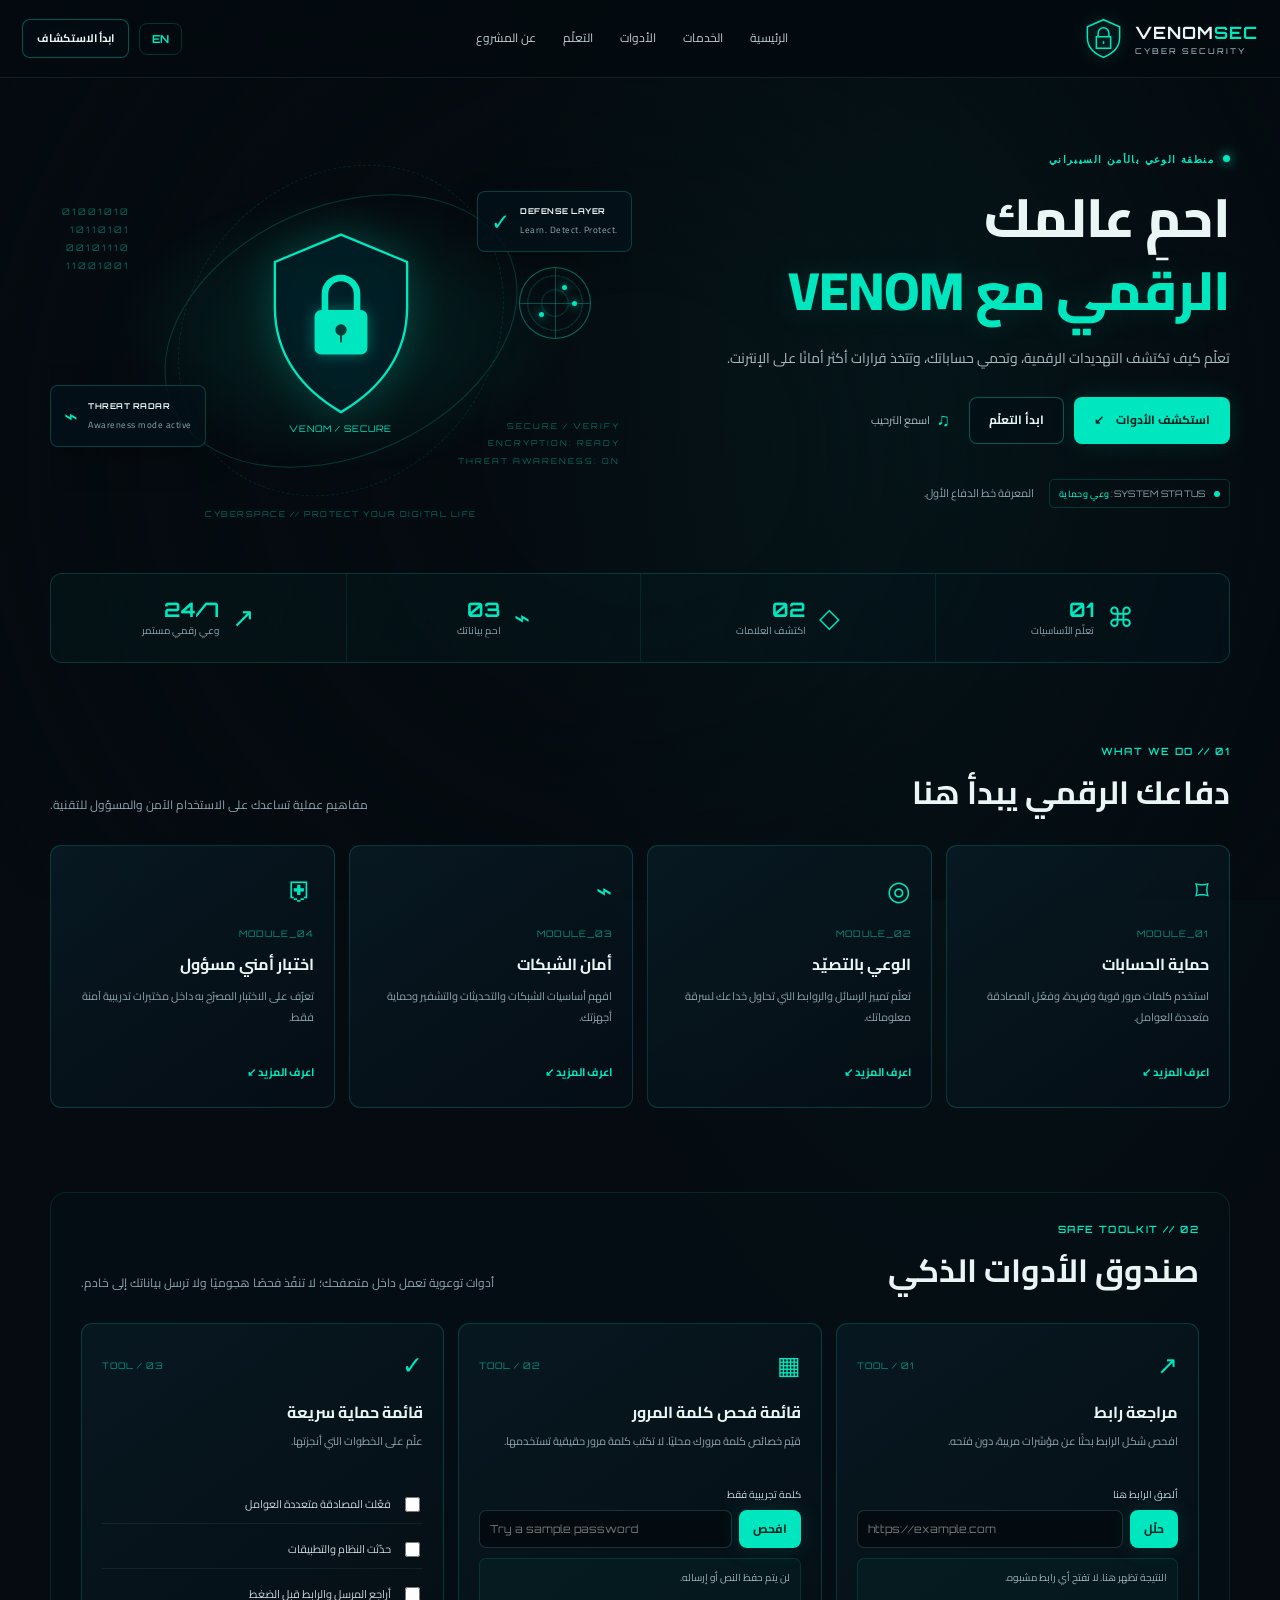
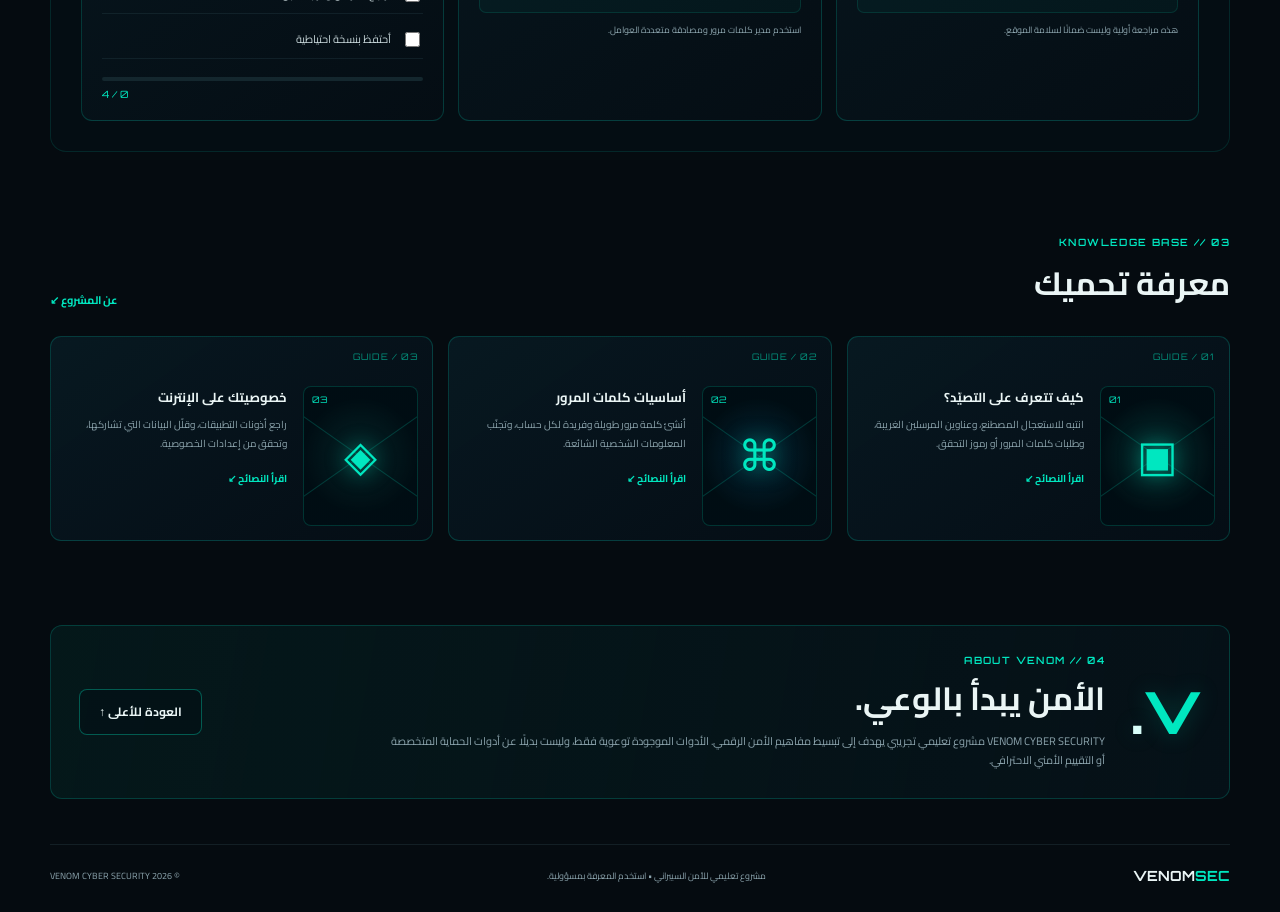
<file: index.html>
<!DOCTYPE html>
<html lang="ar" dir="rtl">
<head>
  <meta charset="UTF-8">
  <meta name="viewport" content="width=device-width, initial-scale=1.0">
  <meta name="theme-color" content="#050b10">
  <meta name="description" content="VENOM CYBER SECURITY — تعلم الأمن السيبراني، حماية الحسابات، والتوعية بالتهديدات الرقمية.">
  <title>VENOM | Cyber Security</title>
  <link rel="preconnect" href="https://fonts.googleapis.com">
  <link rel="preconnect" href="https://fonts.gstatic.com" crossorigin>
  <link href="https://fonts.googleapis.com/css2?family=Cairo:wght@400;500;600;700;800&family=Orbitron:wght@500;600;700;800&display=swap" rel="stylesheet">
  <link rel="stylesheet" href="style.css">
</head>
<body>
  <div class="grid-overlay" aria-hidden="true"></div>
  <header class="site-header">
    <a class="brand" href="#home" aria-label="VENOM home">
      <span class="brand-mark"><svg viewBox="0 0 48 48" aria-hidden="true"><path d="M24 3 42 11v12c0 11-7.5 18-18 22C13.5 41 6 34 6 23V11L24 3Z"/><path d="M18 22v-4a6 6 0 0 1 12 0v4M16 22h16v13H16z"/><path d="M24 27v3"/></svg></span>
      <span class="brand-name">VENOM<span>SEC</span><small>CYBER SECURITY</small></span>
    </a>
    <button class="menu-toggle" id="menuToggle" aria-label="Open navigation" aria-expanded="false">☰</button>
    <nav class="main-nav" id="mainNav">
      <a href="#home" data-i18n="navHome">الرئيسية</a>
      <a href="#services" data-i18n="navServices">الخدمات</a>
      <a href="#tools" data-i18n="navTools">الأدوات</a>
      <a href="#learn" data-i18n="navLearn">التعلّم</a>
      <a href="#about" data-i18n="navAbout">عن المشروع</a>
    </nav>
    <div class="header-actions">
      <button class="language-switch" id="languageSwitch" type="button">EN</button>
      <a class="button button-small button-outline" href="#tools" data-i18n="navExplore">ابدأ الاستكشاف</a>
    </div>
  </header>

  <main>
    <section class="hero section-wrap" id="home">
      <div class="hero-copy">
        <div class="eyebrow"><span class="pulse-dot"></span><span data-i18n="heroEyebrow">منطقة الوعي بالأمن السيبراني</span></div>
        <h1 data-i18n="heroTitle">احمِ عالمك<br><span>الرقمي مع VENOM</span></h1>
        <p class="hero-description" data-i18n="heroDescription">تعلّم كيف تكتشف التهديدات الرقمية، وتحمي حساباتك، وتتخذ قرارات أكثر أمانًا على الإنترنت.</p>
        <div class="hero-buttons">
          <a class="button button-primary" href="#tools" data-i18n="heroPrimary">استكشف الأدوات <span>↙</span></a>
          <a class="button button-outline" href="#learn" data-i18n="heroSecondary">ابدأ التعلّم</a>
          <button class="sound-button" id="welcomeButton" type="button" aria-label="Play welcome message"><span>♫</span><span data-i18n="welcome">اسمع الترحيب</span></button>
        </div>
        <div class="hero-status"><span class="status-chip"><i></i> SYSTEM STATUS: <b data-i18n="statusProtected">وعي وحماية</b></span><span class="status-note" data-i18n="heroNote">المعرفة خط الدفاع الأول.</span></div>
      </div>
      <div class="hero-visual" aria-label="Abstract cybersecurity shield illustration">
        <div class="orbit orbit-one"></div><div class="orbit orbit-two"></div>
        <div class="visual-code code-a">01001010<br>10110101<br>00101110<br>11001001</div>
        <div class="visual-code code-b">SECURE / VERIFY<br>ENCRYPTION: READY<br>THREAT AWARENESS: ON</div>
        <div class="radar"><span></span><span></span><span></span></div>
        <div class="shield-core">
          <svg viewBox="0 0 180 205" role="img" aria-label="Shield and lock"><path class="shield-shape" d="M90 8 160 37v48c0 49-27 86-70 111C47 171 20 134 20 85V37L90 8Z"/><rect class="lock-body" x="62" y="88" width="56" height="47" rx="7"/><path class="lock-arc" d="M73 88V71a17 17 0 0 1 34 0v17"/><circle class="lock-hole" cx="90" cy="109" r="5"/><path class="lock-hole" d="M90 113v9"/></svg>
          <span class="shield-label">VENOM / SECURE</span>
        </div>
        <div class="visual-tag tag-left"><span class="tag-icon">⌁</span><div><b>THREAT RADAR</b><small>Awareness mode active</small></div></div>
        <div class="visual-tag tag-right"><span class="tag-icon">✓</span><div><b>DEFENSE LAYER</b><small>Learn. Detect. Protect.</small></div></div>
        <div class="visual-caption">CYBERSPACE // PROTECT YOUR DIGITAL LIFE</div>
      </div>
    </section>

    <section class="metrics section-wrap" aria-label="Project highlights">
      <div class="metric"><span class="metric-icon">⌘</span><div><strong>01</strong><span data-i18n="metricOne">تعلّم الأساسيات</span></div></div>
      <div class="metric"><span class="metric-icon">◇</span><div><strong>02</strong><span data-i18n="metricTwo">اكتشف العلامات</span></div></div>
      <div class="metric"><span class="metric-icon">⌁</span><div><strong>03</strong><span data-i18n="metricThree">احمِ بياناتك</span></div></div>
      <div class="metric"><span class="metric-icon">↗</span><div><strong>24/7</strong><span data-i18n="metricFour">وعي رقمي مستمر</span></div></div>
    </section>

    <section class="content-section section-wrap" id="services">
      <div class="section-heading"><div><div class="eyebrow">01 // WHAT WE DO</div><h2 data-i18n="servicesTitle">دفاعك الرقمي يبدأ هنا</h2></div><p data-i18n="servicesSubtitle">مفاهيم عملية تساعدك على الاستخدام الآمن والمسؤول للتقنية.</p></div>
      <div class="service-grid">
        <article class="service-card"><div class="card-icon">⌑</div><div class="card-index">MODULE_01</div><h3 data-i18n="serviceOneTitle">حماية الحسابات</h3><p data-i18n="serviceOneText">استخدم كلمات مرور قوية وفريدة، وفعّل المصادقة متعددة العوامل.</p><a href="#learn" data-i18n="learnMore">اعرف المزيد ↙</a></article>
        <article class="service-card"><div class="card-icon">◎</div><div class="card-index">MODULE_02</div><h3 data-i18n="serviceTwoTitle">الوعي بالتصيّد</h3><p data-i18n="serviceTwoText">تعلّم تمييز الرسائل والروابط التي تحاول خداعك لسرقة معلوماتك.</p><a href="#learn" data-i18n="learnMore">اعرف المزيد ↙</a></article>
        <article class="service-card"><div class="card-icon">⌁</div><div class="card-index">MODULE_03</div><h3 data-i18n="serviceThreeTitle">أمان الشبكات</h3><p data-i18n="serviceThreeText">افهم أساسيات الشبكات والتحديثات والتشفير وحماية أجهزتك.</p><a href="#learn" data-i18n="learnMore">اعرف المزيد ↙</a></article>
        <article class="service-card"><div class="card-icon">⛨</div><div class="card-index">MODULE_04</div><h3 data-i18n="serviceFourTitle">اختبار أمني مسؤول</h3><p data-i18n="serviceFourText">تعرّف على الاختبار المصرّح به داخل مختبرات تدريبية آمنة فقط.</p><a href="#tools" data-i18n="learnMore">اعرف المزيد ↙</a></article>
      </div>
    </section>

    <section class="tools-section section-wrap" id="tools">
      <div class="section-heading"><div><div class="eyebrow">02 // SAFE TOOLKIT</div><h2 data-i18n="toolsTitle">صندوق الأدوات الذكي</h2></div><p data-i18n="toolsSubtitle">أدوات توعوية تعمل داخل متصفحك؛ لا تنفّذ فحصًا هجوميًا ولا ترسل بياناتك إلى خادم.</p></div>
      <div class="tools-grid">
        <article class="tool-panel">
          <div class="tool-top"><span class="tool-icon">↗</span><span class="tool-label">TOOL / 01</span></div>
          <h3 data-i18n="linkToolTitle">مراجعة رابط</h3><p data-i18n="linkToolText">افحص شكل الرابط بحثًا عن مؤشرات مريبة، دون فتحه.</p>
          <label for="urlInput" data-i18n="urlLabel">ألصق الرابط هنا</label>
          <div class="input-row"><input id="urlInput" type="text" placeholder="https://example.com" autocomplete="off" dir="ltr"><button id="checkUrl" class="button button-primary" type="button" data-i18n="analyze">حلّل</button></div>
          <div id="urlResult" class="tool-result" aria-live="polite" data-i18n="urlHint">النتيجة تظهر هنا. لا تفتح أي رابط مشبوه.</div>
          <p class="fine-print" data-i18n="urlDisclaimer">هذه مراجعة أولية وليست ضمانًا لسلامة الموقع.</p>
        </article>
        <article class="tool-panel">
          <div class="tool-top"><span class="tool-icon">▦</span><span class="tool-label">TOOL / 02</span></div>
          <h3 data-i18n="passwordToolTitle">قائمة فحص كلمة المرور</h3><p data-i18n="passwordToolText">قيّم خصائص كلمة مرورك محليًا. لا تكتب كلمة مرور حقيقية تستخدمها.</p>
          <label for="passwordInput" data-i18n="passwordLabel">كلمة تجريبية فقط</label>
          <div class="input-row"><input id="passwordInput" type="password" placeholder="Try a sample password" autocomplete="off" dir="ltr"><button id="checkPassword" class="button button-primary" type="button" data-i18n="check">افحص</button></div>
          <div id="passwordResult" class="tool-result" aria-live="polite" data-i18n="passwordHint">لن يتم حفظ النص أو إرساله.</div>
          <p class="fine-print" data-i18n="passwordDisclaimer">استخدم مدير كلمات مرور ومصادقة متعددة العوامل.</p>
        </article>
        <article class="tool-panel checklist-panel">
          <div class="tool-top"><span class="tool-icon">✓</span><span class="tool-label">TOOL / 03</span></div>
          <h3 data-i18n="checklistTitle">قائمة حماية سريعة</h3><p data-i18n="checklistText">علّم على الخطوات التي أنجزتها.</p>
          <label class="check-item"><input type="checkbox"><span data-i18n="checkOne">فعّلت المصادقة متعددة العوامل</span></label>
          <label class="check-item"><input type="checkbox"><span data-i18n="checkTwo">حدّثت النظام والتطبيقات</span></label>
          <label class="check-item"><input type="checkbox"><span data-i18n="checkThree">أراجع المرسل والرابط قبل الضغط</span></label>
          <label class="check-item"><input type="checkbox"><span data-i18n="checkFour">أحتفظ بنسخة احتياطية</span></label>
          <div class="progress-track"><span id="checkProgress"></span></div><div id="progressText" class="progress-text">0 / 4</div>
        </article>
      </div>
    </section>

    <section class="learn-section section-wrap" id="learn">
      <div class="section-heading"><div><div class="eyebrow">03 // KNOWLEDGE BASE</div><h2 data-i18n="learnTitle">معرفة تحميك</h2></div><a class="text-link" href="#about" data-i18n="learnAll">عن المشروع ↙</a></div>
      <div class="learn-grid">
        <article class="learn-card"><span class="article-tag">GUIDE / 01</span><div class="article-art art-one"><span>01</span><div class="art-lock">▣</div></div><div class="article-content"><h3 data-i18n="articleOneTitle">كيف تتعرف على التصيّد؟</h3><p data-i18n="articleOneText">انتبه للاستعجال المصطنع، وعناوين المرسلين الغريبة، وطلبات كلمات المرور أو رموز التحقق.</p><button class="article-expand" data-article="one" data-i18n="readArticle">اقرأ النصائح ↙</button><div class="article-extra" id="article-one" hidden data-i18n="articleOneExtra">افتح الموقع من التطبيق أو اكتب عنوانه بنفسك بدل الضغط على رابط الرسالة. لا تشارك رموز التحقق مع أحد.</div></div></article>
        <article class="learn-card"><span class="article-tag">GUIDE / 02</span><div class="article-art art-two"><span>02</span><div class="art-lock">⌘</div></div><div class="article-content"><h3 data-i18n="articleTwoTitle">أساسيات كلمات المرور</h3><p data-i18n="articleTwoText">أنشئ كلمة مرور طويلة وفريدة لكل حساب، وتجنّب المعلومات الشخصية الشائعة.</p><button class="article-expand" data-article="two" data-i18n="readArticle">اقرأ النصائح ↙</button><div class="article-extra" id="article-two" hidden data-i18n="articleTwoExtra">مدير كلمات المرور يساعدك على إنشاء كلمات مختلفة وتخزينها. فعّل المصادقة متعددة العوامل حيثما توفرت.</div></div></article>
        <article class="learn-card"><span class="article-tag">GUIDE / 03</span><div class="article-art art-three"><span>03</span><div class="art-lock">◈</div></div><div class="article-content"><h3 data-i18n="articleThreeTitle">خصوصيتك على الإنترنت</h3><p data-i18n="articleThreeText">راجع أذونات التطبيقات، وقلّل البيانات التي تشاركها، وتحقق من إعدادات الخصوصية.</p><button class="article-expand" data-article="three" data-i18n="readArticle">اقرأ النصائح ↙</button><div class="article-extra" id="article-three" hidden data-i18n="articleThreeExtra">امنح التطبيقات أقل قدر لازم من الأذونات، واحذر من نشر معلومات تحدد موقعك أو روتينك اليومي.</div></div></article>
      </div>
    </section>

    <section class="about-section section-wrap" id="about">
      <div class="about-mark">V<span>.</span></div><div class="about-copy"><div class="eyebrow">04 // ABOUT VENOM</div><h2 data-i18n="aboutTitle">الأمن يبدأ بالوعي.</h2><p data-i18n="aboutText">VENOM CYBER SECURITY مشروع تعليمي تجريبي يهدف إلى تبسيط مفاهيم الأمن الرقمي. الأدوات الموجودة توعوية فقط، وليست بديلًا عن أدوات الحماية المتخصصة أو التقييم الأمني الاحترافي.</p></div><a href="#home" class="button button-outline" data-i18n="backTop">العودة للأعلى ↑</a>
    </section>
  </main>

  <footer class="site-footer section-wrap"><a class="footer-brand" href="#home">VENOM<span>SEC</span></a><p data-i18n="footerText">مشروع تعليمي للأمن السيبراني • استخدم المعرفة بمسؤولية.</p><span>© <span id="year"></span> VENOM CYBER SECURITY</span></footer>
  <div class="toast" id="toast" role="status" aria-live="polite"></div>
  <script src="script.js"></script>
</body>
</html>
</file>
<file: style.css>
@import url('https://fonts.googleapis.com/css2?family=Cairo:wght@400;500;600;700;800&family=Orbitron:wght@500;600;700;800&display=swap');
:root{--bg:#050b10;--panel:#08151d;--panel2:#091c25;--line:rgba(0,235,199,.19);--neon:#00e7c0;--neon2:#00b99e;--text:#eaf5f5;--muted:#8da5ae;--danger:#ff656d;--font:'Cairo',sans-serif;--tech:'Orbitron',sans-serif}
*{box-sizing:border-box}html{scroll-behavior:smooth;scroll-padding-top:90px}body{margin:0;background:radial-gradient(ellipse at 76% 12%,rgba(0,113,105,.13),transparent 36%),var(--bg);color:var(--text);font-family:var(--font);line-height:1.7;overflow-x:hidden}body:before{content:"";position:fixed;inset:0;pointer-events:none;opacity:.15;background-image:linear-gradient(rgba(0,231,192,.08) 1px,transparent 1px),linear-gradient(90deg,rgba(0,231,192,.08) 1px,transparent 1px);background-size:48px 48px;mask-image:linear-gradient(to bottom,black,transparent 75%);z-index:-1}.grid-overlay{position:fixed;inset:0;pointer-events:none;z-index:-1;background:radial-gradient(circle at center,transparent 20%,#050b10 100%)}a{color:inherit;text-decoration:none}button,input{font:inherit}button,a{-webkit-tap-highlight-color:transparent}.section-wrap{width:min(1180px,calc(100% - 44px));margin-inline:auto}.site-header{height:78px;padding:0 max(22px,calc((100vw - 1280px)/2));display:flex;align-items:center;justify-content:space-between;gap:24px;border-bottom:1px solid rgba(119,173,183,.14);background:rgba(4,10,15,.82);backdrop-filter:blur(16px);position:sticky;top:0;z-index:10}.brand{display:flex;align-items:center;gap:10px;direction:ltr;flex-shrink:0}.brand-mark{width:43px;height:48px;display:grid;place-items:center}.brand-mark svg{width:100%;fill:none;stroke:var(--neon);stroke-width:1.7;filter:drop-shadow(0 0 7px rgba(0,231,192,.35))}.brand-name{font:700 17px var(--tech);letter-spacing:1px}.brand-name>span,.footer-brand span{color:var(--neon)}.brand-name small{display:block;font:500 8px var(--tech);letter-spacing:2px;color:var(--muted);margin-top:3px}.main-nav{display:flex;align-items:center;gap:27px}.main-nav a{font-size:12px;color:#bdcbd0;transition:.2s}.main-nav a:hover,.main-nav a.active{color:var(--neon)}.header-actions{display:flex;align-items:center;gap:10px}.language-switch{background:transparent;border:1px solid var(--line);color:var(--neon);padding:8px 12px;border-radius:8px;cursor:pointer;font:700 11px var(--tech)}.button{display:inline-flex;justify-content:center;align-items:center;gap:12px;border-radius:8px;padding:12px 19px;font-size:12px;font-weight:700;border:1px solid transparent;cursor:pointer;transition:transform .2s,box-shadow .2s,border-color .2s}.button:hover{transform:translateY(-2px)}.button-small{padding:9px 14px;font-size:11px}.button-primary{background:var(--neon);color:#02231f;box-shadow:0 0 25px rgba(0,231,192,.13)}.button-primary:hover{box-shadow:0 0 28px rgba(0,231,192,.3)}.button-outline{border-color:rgba(0,231,192,.34);color:var(--text);background:rgba(3,15,21,.5)}.menu-toggle{display:none;background:none;border:1px solid var(--line);color:var(--neon);border-radius:8px;padding:7px 11px;font-size:20px}.hero{min-height:495px;display:grid;grid-template-columns:1fr 1.02fr;align-items:center;gap:28px;padding-top:44px;padding-bottom:34px}.hero-copy{padding:10px 0;position:relative;z-index:1}.eyebrow{font:600 10px var(--tech);letter-spacing:1.4px;color:var(--neon);display:flex;align-items:center;gap:9px;margin-bottom:17px}.pulse-dot{height:7px;width:7px;background:var(--neon);border-radius:50%;box-shadow:0 0 12px var(--neon)}h1,h2,h3,p{margin-top:0}.hero h1{font-size:clamp(34px,4.2vw,57px);line-height:1.35;letter-spacing:-1px;margin-bottom:17px;font-weight:800}.hero h1 span{color:var(--neon);text-shadow:0 0 32px rgba(0,231,192,.15)}.hero-description{font-size:14px;line-height:2;color:#a9bbc1;max-width:520px;margin-bottom:24px}.hero-buttons{display:flex;align-items:center;gap:10px;flex-wrap:wrap}.sound-button{display:flex;align-items:center;gap:7px;border:0;background:none;color:#a5bbc1;font-size:11px;cursor:pointer;padding:9px}.sound-button span:first-child{color:var(--neon);font-size:18px}.hero-status{display:flex;gap:15px;align-items:center;flex-wrap:wrap;margin-top:34px;font-size:9px;color:var(--muted)}.status-chip{border:1px solid var(--line);border-radius:5px;padding:6px 9px;font-family:var(--tech);letter-spacing:.3px}.status-chip i{display:inline-block;width:6px;height:6px;border-radius:50%;background:var(--neon);margin-inline-end:6px}.status-chip b{color:var(--neon);font-family:var(--font);font-weight:600}.status-note{font-size:11px}.hero-visual{height:400px;position:relative;display:grid;place-items:center;isolation:isolate;overflow:hidden}.hero-visual:before{content:"";position:absolute;inset:12% 7%;background:radial-gradient(ellipse,rgba(0,231,192,.12),transparent 66%);z-index:-1}.orbit{position:absolute;border:1px solid rgba(0,231,192,.2);border-radius:50%;transform:rotate(-24deg)}.orbit-one{width:370px;height:250px}.orbit-two{width:300px;height:355px;transform:rotate(42deg);border-style:dashed;opacity:.6}.shield-core{width:170px;position:relative;filter:drop-shadow(0 0 20px rgba(0,231,192,.23));animation:float 5s ease-in-out infinite}.shield-core svg{width:100%;overflow:visible}.shield-shape{fill:rgba(0,29,36,.92);stroke:var(--neon);stroke-width:2.5}.lock-body{fill:var(--neon);filter:drop-shadow(0 0 8px rgba(0,231,192,.4))}.lock-arc{fill:none;stroke:var(--neon);stroke-width:7;stroke-linecap:round}.lock-hole{fill:#063b37;stroke:#063b37;stroke-width:2}.shield-label{display:block;text-align:center;font:9px var(--tech);letter-spacing:1px;color:var(--neon);margin-top:-5px}.radar{position:absolute;width:72px;height:72px;right:7%;top:34%;border:1px solid rgba(0,231,192,.45);border-radius:50%;background:repeating-radial-gradient(circle,transparent 0 12px,rgba(0,231,192,.13) 13px 14px)}.radar:before,.radar:after{content:"";position:absolute;background:rgba(0,231,192,.3)}.radar:before{width:1px;height:100%;left:50%}.radar:after{height:1px;width:100%;top:50%}.radar span{position:absolute;width:5px;height:5px;background:var(--neon);border-radius:50%;box-shadow:0 0 8px var(--neon);top:25%;left:60%}.radar span:nth-child(2){top:63%;left:27%}.radar span:nth-child(3){top:48%;left:75%}.visual-code{position:absolute;font:9px/2 var(--tech);letter-spacing:2px;color:rgba(0,231,192,.44)}.code-a{left:2%;top:18%}.code-b{right:2%;bottom:15%;font-size:8px;line-height:2.2}.visual-tag{position:absolute;display:flex;gap:10px;align-items:center;border:1px solid rgba(0,231,192,.24);background:rgba(4,18,25,.83);padding:10px 13px;border-radius:8px;box-shadow:0 10px 35px rgba(0,0,0,.2);direction:ltr}.tag-left{left:0;bottom:21%}.tag-right{right:0;top:15%}.tag-icon{font-size:23px;color:var(--neon)}.visual-tag b,.visual-tag small{display:block;font-family:var(--tech);font-size:8px;letter-spacing:.5px}.visual-tag small{font-family:var(--font);color:var(--muted);margin-top:4px;font-size:9px}.visual-caption{position:absolute;bottom:3%;font:8px var(--tech);letter-spacing:1.5px;color:rgba(0,231,192,.45)}@keyframes float{0%,100%{transform:translateY(0)}50%{transform:translateY(-9px)}}.metrics{display:grid;grid-template-columns:repeat(4,1fr);border:1px solid var(--line);background:linear-gradient(110deg,rgba(0,231,192,.035),rgba(4,17,24,.85));border-radius:12px;margin-bottom:82px}.metric{display:flex;align-items:center;justify-content:center;gap:13px;padding:21px 12px;border-inline-end:1px solid rgba(0,231,192,.1)}.metric:last-child{border-inline-end:0}.metric-icon{font-size:27px;color:var(--neon)}.metric strong,.metric span:last-child{display:block}.metric strong{font:700 20px var(--tech);color:var(--neon)}.metric div span{font-size:10px;color:var(--muted)}.content-section,.tools-section,.learn-section{margin-bottom:84px}.section-heading{display:flex;align-items:end;justify-content:space-between;gap:24px;margin-bottom:26px}.section-heading .eyebrow{margin-bottom:8px}.section-heading h2,.about-copy h2{font-size:clamp(23px,3vw,32px);margin-bottom:0}.section-heading>p{font-size:12px;color:var(--muted);max-width:420px;margin-bottom:4px}.service-grid{display:grid;grid-template-columns:repeat(4,1fr);gap:14px}.service-card,.tool-panel,.learn-card{background:linear-gradient(145deg,rgba(8,26,35,.9),rgba(5,14,21,.94));border:1px solid var(--line);border-radius:11px;position:relative;overflow:hidden}.service-card{padding:22px 20px;min-height:224px;transition:border-color .2s,transform .2s}.service-card:hover,.learn-card:hover{border-color:rgba(0,231,192,.5);transform:translateY(-3px)}.card-icon{font-size:27px;color:var(--neon);margin-bottom:14px}.card-index,.tool-label,.article-tag{font:9px var(--tech);letter-spacing:1px;color:rgba(0,231,192,.6)}.service-card h3{font-size:16px;margin:12px 0 8px}.service-card p{font-size:11px;color:var(--muted);line-height:1.9;min-height:60px}.service-card>a,.text-link{color:var(--neon);font-size:11px;font-weight:700}.tools-section{padding:30px;border:1px solid rgba(0,231,192,.12);border-radius:16px;background:rgba(5,16,22,.5)}.tools-grid{display:grid;grid-template-columns:repeat(3,1fr);gap:14px}.tool-panel{padding:20px;min-width:0}.tool-top{display:flex;justify-content:space-between;align-items:center;margin-bottom:13px}.tool-icon{font-size:25px;color:var(--neon)}.tool-panel h3{font-size:16px;margin-bottom:5px}.tool-panel>p{font-size:11px;color:var(--muted);min-height:43px}.tool-panel>label{display:block;font-size:10px;color:#c8d7da;margin-bottom:7px}.input-row{display:flex;gap:7px;direction:ltr}.input-row input{width:100%;min-width:0;background:#030b10;border:1px solid rgba(120,173,183,.23);border-radius:7px;color:var(--text);padding:10px;font:11px var(--tech);outline:none}.input-row input:focus{border-color:var(--neon)}.input-row .button{padding:8px 13px;flex-shrink:0}.tool-result{min-height:55px;padding:10px;margin-top:10px;border-radius:7px;border:1px solid rgba(0,231,192,.13);background:rgba(0,231,192,.035);color:#9eb5bb;font-size:10px;overflow-wrap:anywhere}.tool-result.good{border-color:rgba(0,231,192,.35);color:var(--neon)}.tool-result.warn{border-color:rgba(255,174,67,.35);color:#ffcf83}.tool-result.bad{border-color:rgba(255,101,109,.35);color:#ff9a9f}.fine-print{font-size:9px!important;min-height:0!important;margin:9px 0 0}.checklist-panel .tool-top{margin-bottom:13px}.check-item{display:flex!important;align-items:center;gap:10px;padding:8px 0;border-bottom:1px solid rgba(120,173,183,.1);font-size:11px!important;cursor:pointer}.check-item input{accent-color:var(--neon);width:15px;height:15px}.progress-track{height:4px;background:#14272e;border-radius:4px;margin-top:18px;overflow:hidden}.progress-track span{display:block;height:100%;width:0;background:var(--neon);transition:width .25s}.progress-text{font:10px var(--tech);color:var(--neon);text-align:left;margin-top:7px}.learn-grid{display:grid;grid-template-columns:repeat(3,1fr);gap:15px}.learn-card{display:grid;grid-template-columns:115px 1fr;min-height:205px;padding:14px;gap:16px;transition:.2s}.article-tag{grid-column:1/-1}.article-art{grid-column:1;grid-row:2;min-height:132px;display:grid;place-items:center;position:relative;overflow:hidden;border:1px solid rgba(0,231,192,.18);border-radius:8px;background:radial-gradient(circle,rgba(0,231,192,.15),rgba(0,13,19,.9) 65%)}.article-art:before,.article-art:after{content:"";position:absolute;width:130%;height:1px;background:rgba(0,231,192,.2);transform:rotate(-35deg)}.article-art:after{transform:rotate(35deg)}.article-art>span{position:absolute;top:7px;left:8px;font:9px var(--tech);color:var(--neon)}.art-lock{font-size:43px;color:var(--neon);text-shadow:0 0 20px rgba(0,231,192,.5);z-index:1}.art-two{background:radial-gradient(circle,rgba(0,106,151,.24),rgba(0,13,19,.9) 65%)}.art-three{background:radial-gradient(circle,rgba(0,231,192,.09),rgba(0,13,19,.9) 65%)}.article-content{grid-column:2;grid-row:2}.article-content h3{font-size:13px;margin:0 0 7px}.article-content p,.article-extra{font-size:10px;color:var(--muted);line-height:1.9}.article-expand{border:0;background:none;padding:0;color:var(--neon);font-size:10px;cursor:pointer;font-weight:700}.article-extra{border-top:1px solid var(--line);padding-top:8px;margin-top:9px}.about-section{display:flex;align-items:center;gap:25px;padding:28px;border:1px solid var(--line);border-radius:12px;background:linear-gradient(100deg,rgba(0,231,192,.06),rgba(6,18,25,.85));margin-bottom:45px}.about-mark{font:800 58px var(--tech);color:var(--neon);text-shadow:0 0 25px rgba(0,231,192,.22);flex-shrink:0}.about-mark span{color:#d9fefa}.about-copy{flex:1}.about-copy .eyebrow{margin-bottom:5px}.about-copy h2{margin-bottom:7px}.about-copy p{font-size:11px;color:var(--muted);margin:0;max-width:720px}.site-footer{display:flex;align-items:center;justify-content:space-between;gap:18px;padding:22px 0 28px;border-top:1px solid rgba(120,173,183,.13);color:var(--muted);font-size:9px}.footer-brand{font:700 14px var(--tech);color:var(--text);direction:ltr}.site-footer p{margin:0}.toast{position:fixed;bottom:20px;left:20px;max-width:min(360px,calc(100vw - 40px));padding:12px 16px;background:#09242a;border:1px solid var(--line);border-radius:8px;color:var(--text);font-size:12px;box-shadow:0 8px 30px #0008;opacity:0;transform:translateY(10px);pointer-events:none;transition:.25s;z-index:30}.toast.show{opacity:1;transform:translateY(0)}[dir="ltr"] .hero-copy,[dir="ltr"] .section-heading,[dir="ltr"] .service-card,[dir="ltr"] .tool-panel,[dir="ltr"] .article-content,[dir="ltr"] .about-copy{text-align:left}[dir="ltr"] .hero-buttons,[dir="ltr"] .hero-status{justify-content:flex-start}[dir="ltr"] .metric{border-inline-end:1px solid rgba(0,231,192,.1)}[dir="ltr"] .metric:last-child{border-inline-end:0}[dir="ltr"] .visual-tag{direction:ltr}[dir="ltr"] .site-footer{direction:ltr}
@media(max-width:1000px){.main-nav{gap:14px}.main-nav a{font-size:11px}.hero{grid-template-columns:1fr 1fr}.hero-visual{transform:scale(.92)}.service-grid{grid-template-columns:repeat(2,1fr)}.tools-grid{grid-template-columns:1fr 1fr}.checklist-panel{grid-column:1/-1}.checklist-panel .check-item{display:inline-flex!important;width:49%;}.learn-grid{grid-template-columns:1fr}.learn-card{grid-template-columns:140px 1fr;min-height:175px}.article-art{min-height:120px}.article-content p{font-size:11px}}
@media(max-width:720px){.site-header{height:68px;padding:0 18px;gap:10px}.brand-mark{width:34px;height:39px}.brand-name{font-size:14px}.brand-name small{font-size:7px}.menu-toggle{display:block;margin-inline-start:auto}.main-nav{display:none;position:absolute;top:67px;left:12px;right:12px;padding:14px;background:#07131b;border:1px solid var(--line);border-radius:10px;box-shadow:0 15px 35px #0008;flex-direction:column;align-items:stretch;gap:0}.main-nav.open{display:flex}.main-nav a{padding:10px 12px;border-bottom:1px solid rgba(0,231,192,.08);font-size:13px}.main-nav a:last-child{border-bottom:0}.header-actions{gap:6px}.header-actions .button{display:none}.language-switch{padding:7px 9px}.section-wrap{width:calc(100% - 32px)}.hero{grid-template-columns:1fr;gap:0;padding-top:38px}.hero-copy{padding:0}.hero h1{font-size:clamp(34px,9vw,48px)}.hero-description{font-size:13px}.hero-visual{height:330px;transform:none;margin-top:2px}.shield-core{width:145px}.orbit-one{width:290px;height:205px}.orbit-two{width:240px;height:285px}.visual-tag{padding:8px 9px}.visual-tag b{font-size:7px}.visual-tag small{font-size:8px}.tag-left{left:0;bottom:17%}.tag-right{right:0;top:10%}.radar{width:54px;height:54px;right:4%}.code-a{font-size:7px;left:0}.code-b{font-size:6px;right:0}.metrics{grid-template-columns:repeat(2,1fr);margin-bottom:58px}.metric{padding:15px 8px;justify-content:flex-start;padding-inline-start:18px;border-bottom:1px solid rgba(0,231,192,.1)}.metric:nth-child(2){border-inline-end:0}.metric:nth-child(3),.metric:nth-child(4){border-bottom:0}.metric strong{font-size:17px}.metric-icon{font-size:22px}.metric div span{font-size:9px}.content-section,.tools-section,.learn-section{margin-bottom:58px}.section-heading{align-items:flex-start;flex-direction:column;gap:9px}.section-heading>p{margin:0}.section-heading h2,.about-copy h2{font-size:25px}.service-grid{gap:10px}.service-card{padding:16px 13px;min-height:225px}.service-card h3{font-size:14px}.service-card p{font-size:10px;min-height:73px}.tools-section{padding:16px}.tools-grid{grid-template-columns:1fr}.checklist-panel{grid-column:auto}.checklist-panel .check-item{width:100%}.tool-panel{padding:17px}.tool-panel>p{min-height:0}.learn-card{grid-template-columns:100px 1fr;padding:11px;gap:12px}.article-art{min-height:130px}.article-content h3{font-size:12px}.article-content p{font-size:10px}.about-section{padding:19px;gap:13px;flex-wrap:wrap}.about-mark{font-size:42px}.about-copy{min-width:70%}.about-copy p{font-size:10px}.about-section>.button{margin-inline-start:auto}.site-footer{flex-direction:column;align-items:flex-start;gap:7px}.visual-caption{font-size:6px;letter-spacing:.7px}}
@media(max-width:380px){.brand-name{font-size:12px}.brand-mark{width:29px}.hero-buttons .button{padding:10px 12px;font-size:10px}.sound-button{font-size:10px}.service-card{padding:13px 10px}.learn-card{grid-template-columns:82px 1fr}.article-art{min-height:145px}}
@media(prefers-reduced-motion:reduce){*,*:before,*:after{scroll-behavior:auto!important;animation:none!important;transition:none!important}}
</file>
